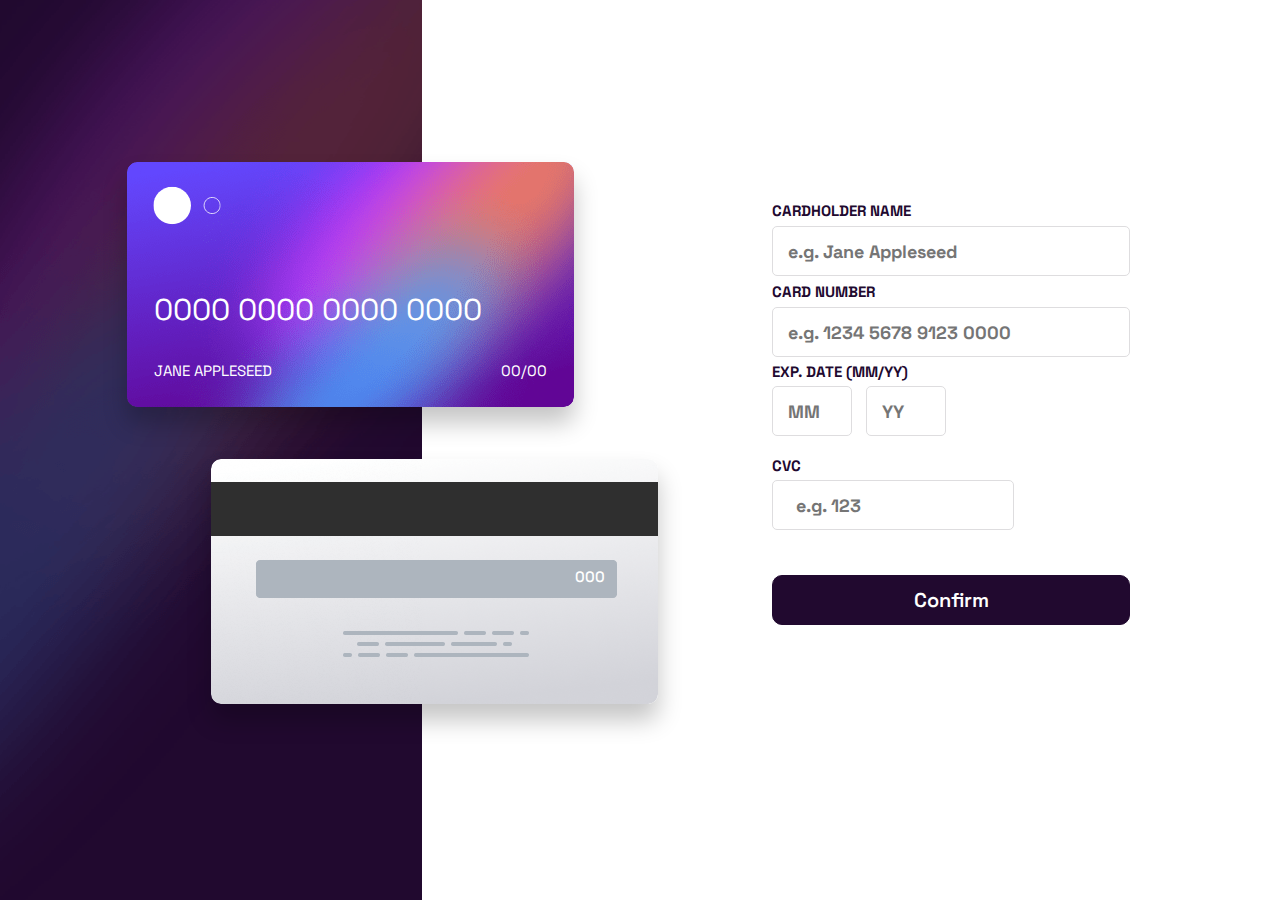
<file: index.html>
<!DOCTYPE html>
<html lang="en">
<head>
  <meta charset="UTF-8">
  <meta name="viewport" content="width=device-width, initial-scale=1.0"> <!-- displays site properly based on user's device -->

  <link rel="icon" type="image/png" sizes="32x32" href="./images/favicon-32x32.png">
  <link rel="stylesheet" href="style.css">
  <title>Frontend Mentor | Interactive card details form</title>

  <style>
    .attribution { font-size: 11px; text-align: center; }
    .attribution a { color: hsl(228, 45%, 44%); }
  </style>
</head>
<body>
  <div class="card-display">
    <div class="card-back"><p class="card-cvc">000</p></div>
    <div class="card-front">
      <svg width="84" height="47" fill="none" xmlns="http://www.w3.org/2000/svg" id="card-logo"><ellipse cx="23.478" cy="23.5" rx="23.478" ry="23.5" fill="#fff"/><path d="M83.5 23.5c0 5.565-4.507 10.075-10.065 10.075-5.559 0-10.065-4.51-10.065-10.075 0-5.565 4.506-10.075 10.065-10.075 5.558 0 10.065 4.51 10.065 10.075Z" stroke="#fff"/></svg>
      <div class="details">
        <p class="card-number-front">0000 0000 0000 0000</p>
        <p class="card-holder-name-front">JANE APPLESEED</p>
        <p class="card-exp-front"><span id='card-front-month'>00</span>/<span id='card-front-year'>00</span></p>
      </div>
    </div>
  </div>
  
  <div class="info-form-container">
    <form class="info-form" method="get" action="./completed state.html">
      <label for="cardholder-input">CARDHOLDER NAME <br>
        <input type="text" placeholder="e.g. Jane Appleseed" name="cardholder" id="cardholder-input" required  autocomplete="off"/>
      </label>
      <label for="card-number-input">CARD NUMBER <br>
        <input type="text" placeholder="e.g. 1234 5678 9123 0000" name="card-number" id="card-number-input" maxlength="19" pattern="[0-9]{4} [0-9]{4} [0-9]{4} [0-9]{4}" required />
      </label>
      <label for="exp-date-input">EXP. DATE (MM/YY) <br>
        <input type="text" placeholder="MM" name="exp-date-month" id="exp-date-month-input" maxlength="2" max="12" required />
      <input type='text' placeholder="YY" min="22" id='exp-date-year-input'required maxlength="2"/>
    </label>
      <label for="cvc-input">CVC <br>
        <input type="text" placeholder="e.g. 123" id="cvc-input" name="cvc" pattern="[0-9]{3}" required maxlength="3" />
      </label>
      <input type="submit" value="Confirm" id='info-submit'/>
    </form>
  </div>
  <script src="script.js"></script>
  <!-- <div class="attribution">
    Challenge by <a href="https://www.frontendmentor.io?ref=challenge" target="_blank">Frontend Mentor</a>. 
    Coded by <a href="#">Your Name Here</a>.
  </div> -->
</body>
</html>
</file>
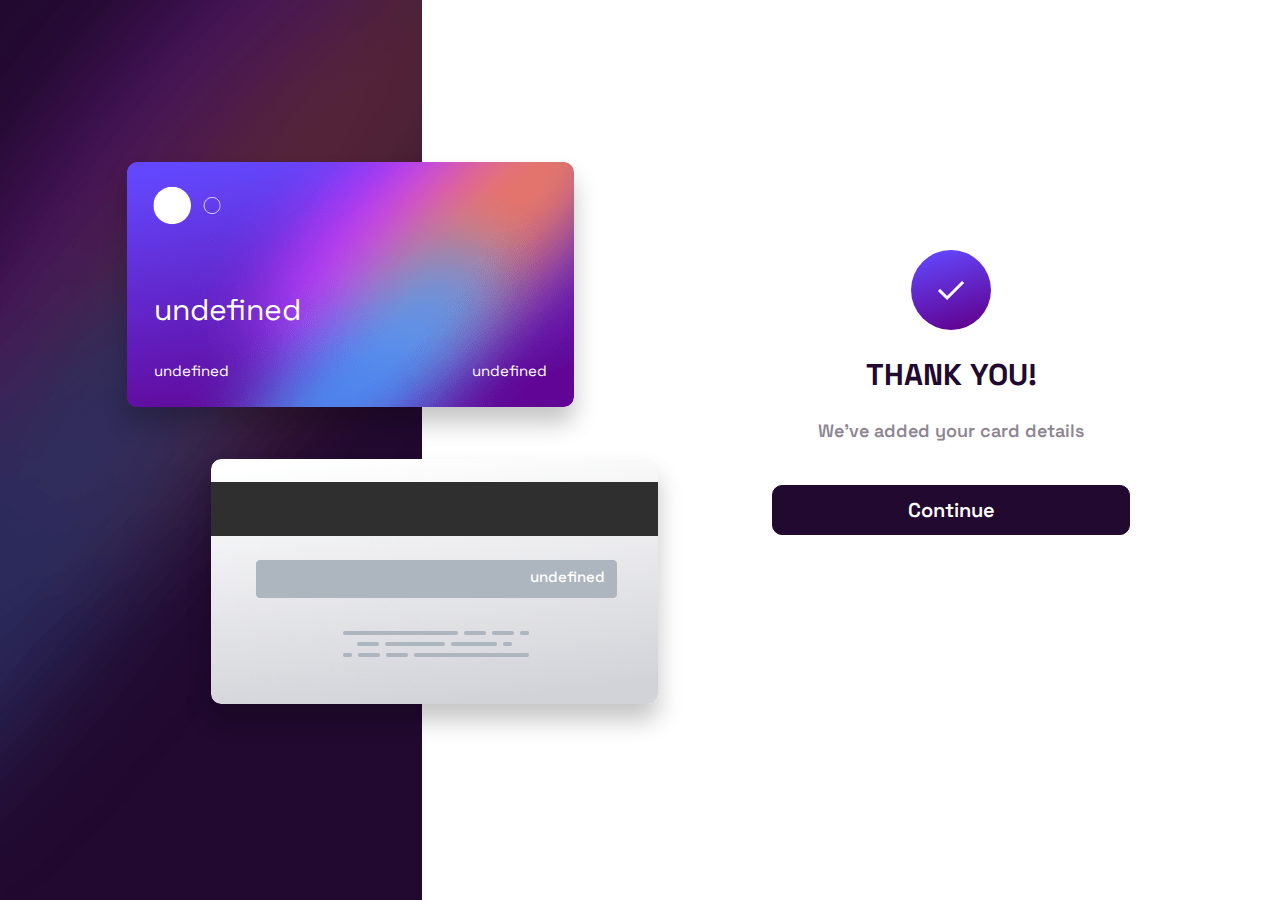
<file: completed state.html>
<!DOCTYPE html>
<html lang="en">
<head>
  <meta charset="UTF-8">
  <meta name="viewport" content="width=device-width, initial-scale=1.0"> <!-- displays site properly based on user's device -->

  <link rel="icon" type="image/png" sizes="32x32" href="./images/favicon-32x32.png">
  <link rel="stylesheet" href="./comp_state_style.css">
  <title>Frontend Mentor | Interactive card details form</title>

  <style>
    .attribution { font-size: 11px; text-align: center; }
    .attribution a { color: hsl(228, 45%, 44%); }
  </style>
</head>
<body>
  <div class="card-display">
    <div class="card-back"><p class="card-cvc"></p></div>
    <div class="card-front">
      <svg width="84" height="47" fill="none" xmlns="http://www.w3.org/2000/svg" id="card-logo"><ellipse cx="23.478" cy="23.5" rx="23.478" ry="23.5" fill="#fff"/><path d="M83.5 23.5c0 5.565-4.507 10.075-10.065 10.075-5.559 0-10.065-4.51-10.065-10.075 0-5.565 4.506-10.075 10.065-10.075 5.558 0 10.065 4.51 10.065 10.075Z" stroke="#fff"/></svg>
      <div class="details">
        <p class="card-number-front"></p>
        <p class="card-holder-name-front"></p>
        <p class="card-exp-front"></p>
      </div>
    </div>
  </div>
  
  <div class="completed-body">
    <div class="check-mark">
      <svg width="80" height="80" fill="none" xmlns="http://www.w3.org/2000/svg"><circle cx="40" cy="40" r="40" fill="url(#a)"/><path d="M28 39.92 36.08 48l16-16" stroke="#fff" stroke-width="3"/><defs><linearGradient id="a" x1="-23.014" y1="11.507" x2="0" y2="91.507" gradientUnits="userSpaceOnUse"><stop stop-color="#6348FE"/><stop offset="1" stop-color="#610595"/></linearGradient></defs></svg>
    </div>
    <div class="content">
      <h2 id="completed-state-heading">THANK YOU!</h2>
      <p id="completed-state-message">We've added your card details</p>
    </div>
    <div class="continue-button-container">
      <form>
        <input formaction="./index.html" type="submit" value="Continue" id="continue-button" tabindex="0"/>
      </form>
    </div>
  </div>
  </div>
  <script src="./comp_state_script.js"></script>
  <!-- <div class="attribution">
    Challenge by <a href="https://www.frontendmentor.io?ref=challenge" target="_blank">Frontend Mentor</a>. 
    Coded by <a href="#">Your Name Here</a>.
  </div> -->
</body>
</html>

<!-- 0000 0000 0000 0000
  Jane Appleseed
  00/00

  000

  Cardholder Name
  e.g. Jane Appleseed

  Card Number
  e.g. 1234 5678 9123 0000

  Exp. Date (MM/YY)
  MM
  YY

  CVC
  e.g. 123

  Confirm

  Completed state start

  Thank you!
  We've added your card details
  Continue -->
</file>
<file: style.css>
@import url('https://fonts.googleapis.com/css2?family=Space+Grotesk&display=swap');

* {
  box-sizing: border-box;
  font-family: 'Space Grotesk', Arial, Helvetica, sans-serif;
  background-repeat: no-repeat;
  /* outline: 1px greenyellow;
  outline-style: solid; */
}
html, body {
  margin: 0;
  padding: 0;
}
input[type='submit']{
  cursor: pointer;
}
.card-display{
  background-size: cover;
}
@media (max-width: 600px) {
  body {
    width: 100%;
    height: 100vh;
    position: relative;
    display: flex;
    flex-direction: column;
  }

  .card-display {
    width: 100%;
    height: 34%;
    background: url(./images/bg-main-mobile.png);
    position: relative;
  }

  .card-back {
    position: relative;
    width: 290px;
    height: 150px;
    background: url(./images/bg-card-back.png) center;
    background-size: cover;
    border-radius: 10px;
    margin-left: calc(100% - 300px);
    top: 30px;
    box-shadow: 0 1em 1.5em 0 hsla(0, 0%, 0%, 0.233);
  }

  .card-cvc {
    color: hsl(0, 0%, 100%);
    position: absolute;
    top: 35%;
    right: 12%;
    font-size: 12px;
    font-weight: 500;
  }

  .card-front{
    position: relative;
    width: 290px;
    height: 150px;
    background: url(./images/bg-card-front.png) center;
    background-size: cover;
    left: 20px;
    transform: translateY(-25%);
    border-radius: 10px;
    color: white;
    overflow: visible;
    z-index: 10;
    box-shadow: 0 1em 1.5em 0 hsla(0, 0%, 0%, 0.233);
  }  
  #card-logo{
    transform: scale(0.5);
    position: absolute;
    top: 6%; left: 0.5%;
  }
  .card-number-front{
    position: absolute;
    top: 50px;
    left: 25px;
    font-size: 20px;

  }
  .card-holder-name-front{
    position: absolute;
    top: 100px;
    left: 25px;
    font-size: 12px;
  }
  .card-exp-front{
    position: absolute;
    top: 100px;
    right: 47px;
    font-size: 12px;
  }

  .info-form-container, .completed-body {
    width: calc(100% - 40px);
    height: 66%;
    margin-left: 20px;
    padding-top: 90px;
  }

  .info-form{
    width: 100%;
  }

  .info-form>label{
    font-size: 15px;
    color:hsl(278, 68%, 11%);
    font-weight: 800;
  }

  .info-form>label>input {
    font-size: 20px;
    font-weight: 700;
    color: hsl(270, 3%, 87%);
    border-radius: 5px;
    border: 1px solid hsl(270, 3%, 87%);
    height: 50px;
  }

  #cardholder-input, #card-number-input{
    width: 100%;
    margin: 5px 0;
    padding-left: 15px;
  }

  #exp-date-month-input, #exp-date-year-input {
    width: 80px;
    padding-left: 15px;
    margin: 5px 0;
  }
  #cvc-input{
    width: 160px;
    padding-left: 15px;
    margin: 5px 0;
  }
  label[for="exp-date-input"]{
    float: left;
  }
  label[for='cvc-input']{
    margin-left: 10px;
    float: left;
  }

  #info-submit{
    margin: 25px 0;
    width: 100%;
    height: 50px;
    background-color: hsl(278, 68%, 11%);
    color: hsl(0, 0%, 100%);
    border: 1px solid hsl(278, 68%, 11%);
    border-radius: 10px;
    font-size: 20px;
    font-weight: 600;
    text-decoration: none;
    transition: background-color 300ms ease;
  }

  .info-form>label>input:focus, .info-form>label>input:active{
    color: black;
    outline: none;
    border: 1px solid;
    border-image: linear-gradient(45deg, hsl(249, 99%, 64%), hsl(278, 94%, 30%)) 1;
    border-radius: 5px;
  }

  .check-mark{
    display: flex;
    justify-content: center;
  }
  .completed-body>.content{
    text-align: center;
  }
  #completed-state-heading{
    color: hsl(278, 68%, 11%);
    font-size: 30px;
  }
  #completed-state-message{
    color: hsl(279, 6%, 55%);
    font-size: 18px;
    font-weight: 600;
  }
}

  @media (min-width:600px){
  body {
    width: 100%;
    height: 100vh;
    position: relative;
    display: flex;
    flex-direction: row;
  }

  .card-display{
    position: relative;
    width: 33%;
    height: 100%;
    background-image: url(./images/bg-main-desktop.png);
  }
  .card-back{
    position: relative;
    width: 300px;
    height: 160px;
    background: url(./images/bg-card-back.png) center;
    background-size: cover;
    border-radius: 10px;
    top: 51%;
    left: 40%;
    box-shadow: 0 1em 1.5em 0 hsla(0, 0%, 0%, 0.233);
  }
  .card-cvc{
    color: hsl(0, 0%, 100%);
    position: absolute;
    top: 33%;
    right: 12%;
    font-size: 15px;
    font-weight: 500;
  }

  .card-front{
    position: absolute;
    width: 300px;
    height: 160px;
    background: url(./images/bg-card-front.png) center;
    background-size: cover;
    border-radius: 10px;
    top: 18%;
    left: 30%;
    box-shadow: 0 1em 1.5em 0 hsla(0, 0%, 0%, 0.233);
    color: white;
  }
  #card-logo{
    transform: scale(0.6);
    position: absolute;
    top: 6%;
    left: 0.5%;
  }
  .card-number-front{
    position: absolute;
    top: 40%;
    left: 6%;
    font-size: 23px;
  }
  .card-holder-name-front{
    position: absolute;
    top: 73%;
    left: 6%;
    font-size: 12px;
  }
  .card-exp-front{
    position: absolute;
    top: 73%;
    right: 6%;
    font-size: 12px;
  }

  .info-form-container {
    width: 67%;
    height: 100vh;
  }

  .info-form,.completed-body{
    width: calc(100% - 200px);
    margin: 150px 0 0 175px;

  }
  .info-form>label{
    font-size: 12px;
    color:hsl(278, 68%, 11%);
    font-weight: 800;
    margin-bottom: 20px;
  }
  .info-form>label>input {
    font-size: 15px;
    font-weight: 700;
    color: hsl(270, 3%, 87%);
    border-radius: 5px;
    border: 1px solid hsl(270, 3%, 87%);
    height: 50px;
    margin-top: 10px;
  }
  #cardholder-input, #card-number-input{
    width: 100%;
    margin: 5px 0;
    padding-left: 15px;
  }
  #exp-date-month-input, #exp-date-year-input {
    width: 80px;
    padding: 0 0 0 15px;  
    margin: 5px 10px 0 0;
  }
  #cvc-input{
    max-width: 100%;
    width: calc((1440 / 275) * 100%);
    padding-left: 23px;
    margin: 5px 0 0 0;
  }
  label[for="exp-date-input"]{
    float: left;
  }
  label[for='cvc-input']{
    margin-left: 0;
    float: left;
  }
  #info-submit{
    margin: 25px 0;
    width: 100%;
    height: 50px;
    background-color: hsl(278, 68%, 11%);
    color: hsl(0, 0%, 100%);
    border: 1px solid hsl(278, 68%, 11%);
    border-radius: 10px;
    font-size: 20px;
    font-weight: 600;
    transition: background-color 300ms ease;
  }
  .info-form>label>input:focus, .info-form>label>input:active{
    color: black;
    outline: none;
    border: 1px solid;
    border-image: linear-gradient(45deg, hsl(249, 99%, 64%), hsl(278, 94%, 30%)) 1;
    border-radius: 5px;
  }

  .check-mark{
    display: flex;
    justify-content: center;
    margin-top: 50px;
  }
  .completed-body>.content{
    text-align: center;
  }
  #completed-state-heading{
    color: hsl(278, 68%, 11%);
    font-size: 30px;
  }
  #completed-state-message{
    color: hsl(279, 6%, 55%);
    font-size: 18px;
    font-weight: 600;
  }
}

@media (min-width:1200px){
  body {
    width: 100%;
    height: 100vh;
    position: relative;
    display: flex;
    flex-direction: row;
  }

  .card-display{
    position: relative;
    width: 33%;
    height: 100%;
    background-image: url(./images/bg-main-desktop.png);
  }
  .card-back{
    position: relative;
    width: 447px;
    height: 245px;
    background: url(./images/bg-card-back.png) center;
    background-size: cover;
    border-radius: 10px;
    top: 51%;
    left: 50%;
    box-shadow: 0 1em 1.5em 0 hsla(0, 0%, 0%, 0.233);
  }
  .card-cvc{
    color: hsl(0, 0%, 100%);
    position: absolute;
    top: 38%;
    right: 12%;
    font-size: 15px;
    font-weight: 500;
  }

  .card-front{
    position: absolute;
    width: 447px;
    height: 245px;
    background: url(./images/bg-card-front.png) center;
    background-size: cover;
    border-radius: 10px;
    top: 18%;
    left: 30%;
    box-shadow: 0 1em 1.5em 0 hsla(0, 0%, 0%, 0.233);
    color: white;
  }
  #card-logo{
    transform: scale(0.8);
    position: absolute;
    top: 8%;
    left: 4%;
  }
  .card-number-front{
    position: absolute;
    top: 40%;
    left: 6%;
    font-size: 30px;
  }
  .card-holder-name-front{
    position: absolute;
    top: 75%;
    left: 6%;
    font-size: 15px;
  }
  .card-exp-front{
    position: absolute;
    top: 75%;
    right: 6%;
    font-size: 15px;
  }

  .info-form-container {
    width: 67%;
    height: 100vh;
  }

  .info-form, .completed-body {
    width: calc(100% - 500px);
    margin: 200px 150px 0 350px;
    max-width: 500px;
  }
  .info-form>label{
    font-size: 15px;
    color:hsl(278, 68%, 11%);
    font-weight: 800;
    margin-bottom: 20px;
  }
  .info-form>label>input {
    font-size: 18px;
    font-weight: 700;
    color: hsl(270, 3%, 87%);
    border-radius: 5px;
    border: 1px solid hsl(270, 3%, 87%);
    height: 50px;
    margin-top: 10px;
  }
  #cardholder-input, #card-number-input{
    width: 100%;
    margin: 5px 0;
    padding-left: 15px;
  }
  #exp-date-month-input, #exp-date-year-input {
    width: 80px;
    padding: 0 0 0 15px;  
    margin: 5px 10px 0 0;
  }
  #cvc-input{
    max-width: 100%;
    width: calc((1440 / 275) * 100%);
    padding-left: 23px;
    margin: 5px 0 0 0;
  }
  label[for="exp-date-input"]{
    float: left;
  }
  label[for='cvc-input']{
    margin-left: 0;
    float: left;
  }
  #info-submit{
    margin: 25px 0;
    width: 100%;
    height: 50px; 
    background-color: hsl(278, 68%, 11%);
    color: hsl(0, 0%, 100%);
    border: 1px solid hsl(278, 68%, 11%);
    border-radius: 10px;
    font-size: 20px;
    font-weight: 600;
    transition: background-color 300ms ease;
  }
  .info-form>label>input:focus, .info-form>label>input:active{
    color: black;
    outline: none;
    border: 1px solid;
    border-image: linear-gradient(45deg, hsl(249, 99%, 64%), hsl(278, 94%, 30%)) 1;
    border-radius: 5px;
  }

  .check-mark{
    display: flex;
    justify-content: center;
  }
  .completed-body>.content{
    text-align: center;
  }
  #completed-state-heading{
    color: hsl(278, 68%, 11%);
    font-size: 30px;
  }
  #completed-state-message{
    color: hsl(279, 6%, 55%);
    font-size: 18px;
    font-weight: 600;
  }
}

#info-submit:hover, #info-submit:focus{
  background-color: hsl(270, 3%, 87%);
  color: hsl(278, 68%, 11%)
}
</file>
<file: comp_state_style.css>
@import url('https://fonts.googleapis.com/css2?family=Space+Grotesk&display=swap');

* {
  box-sizing: border-box;
  font-family: 'Space Grotesk', Arial, Helvetica, sans-serif;
  background-repeat: no-repeat;
  /* outline: 1px greenyellow;
  outline-style: solid; */
}
html, body {
  margin: 0;
  padding: 0;
}
input[type='submit']{
  cursor: pointer;
}

@media (max-width: 600px) {
  body {
    width: 100%;
    height: 100vh;
    position: relative;
    display: flex;
    flex-direction: column;
  }

  .card-display {
    width: 100%;
    height: 34%;
    background: url(./images/bg-main-mobile.png);
    position: relative;
  }

  .card-back {
    position: relative;
    width: 290px;
    height: 150px;
    background: url(./images/bg-card-back.png) center;
    background-size: cover;
    border-radius: 10px;
    margin-left: calc(100% - 300px);
    top: 30px;
    box-shadow: 0 1em 1.5em 0 hsla(0, 0%, 0%, 0.233);
  }

  .card-cvc {
    color: hsl(0, 0%, 100%);
    position: absolute;
    top: 35%;
    right: 12%;
    font-size: 12px;
    font-weight: 500;
  }

  .card-front{
    position: relative;
    width: 290px;
    height: 150px;
    background: url(./images/bg-card-front.png) center;
    background-size: cover;
    left: 20px;
    transform: translateY(-25%);
    border-radius: 10px;
    color: white;
    overflow: visible;
    z-index: 10;
    box-shadow: 0 1em 1.5em 0 hsla(0, 0%, 0%, 0.233);
  }  
  #card-logo{
    transform: scale(0.5);
    position: absolute;
    top: 6%; left: 0.5%;
  }
  .card-number-front{
    position: absolute;
    top: 50px;
    left: 25px;
    font-size: 20px;

  }
  .card-holder-name-front{
    position: absolute;
    top: 100px;
    left: 25px;
    font-size: 12px;
  }
  .card-exp-front{
    position: absolute;
    top: 100px;
    right: 47px;
    font-size: 12px;
  }

  .info-form-container, .completed-body {
    width: calc(100% - 40px);
    height: 66%;
    margin-left: 20px;
    padding-top: 90px;
  }


   #continue-button{
    margin: 25px 0;
    width: 100%;
    height: 50px;
    background-color: hsl(278, 68%, 11%);
    color: hsl(0, 0%, 100%);
    border: 1px solid hsl(278, 68%, 11%);
    border-radius: 10px;
    font-size: 20px;
    font-weight: 600;
    text-decoration: none;
    transition: background-color 300ms ease;
  }

 

  .check-mark{
    display: flex;
    justify-content: center;
  }
  .completed-body>.content{
    text-align: center;
  }
  #completed-state-heading{
    color: hsl(278, 68%, 11%);
    font-size: 30px;
  }
  #completed-state-message{
    color: hsl(279, 6%, 55%);
    font-size: 18px;
    font-weight: 600;
  }
}

  @media (min-width:600px){
  body {
    width: 100%;
    height: 100vh;
    position: relative;
    display: flex;
    flex-direction: row;
  }

  .card-display{
    position: relative;
    width: 33%;
    height: 100%;
    background-image: url(./images/bg-main-desktop.png);
  }
  .card-back{
    position: relative;
    width: 300px;
    height: 160px;
    background: url(./images/bg-card-back.png) center;
    background-size: cover;
    border-radius: 10px;
    top: 51%;
    left: 40%;
    box-shadow: 0 1em 1.5em 0 hsla(0, 0%, 0%, 0.233);
  }
  .card-cvc{
    color: hsl(0, 0%, 100%);
    position: absolute;
    top: 33%;
    right: 12%;
    font-size: 15px;
    font-weight: 500;
  }

  .card-front{
    position: absolute;
    width: 300px;
    height: 160px;
    background: url(./images/bg-card-front.png) center;
    background-size: cover;
    border-radius: 10px;
    top: 18%;
    left: 30%;
    box-shadow: 0 1em 1.5em 0 hsla(0, 0%, 0%, 0.233);
    color: white;
  }
  #card-logo{
    transform: scale(0.6);
    position: absolute;
    top: 6%;
    left: 0.5%;
  }
  .card-number-front{
    position: absolute;
    top: 40%;
    left: 6%;
    font-size: 23px;
  }
  .card-holder-name-front{
    position: absolute;
    top: 73%;
    left: 6%;
    font-size: 12px;
  }
  .card-exp-front{
    position: absolute;
    top: 73%;
    right: 6%;
    font-size: 12px;
  }

  
  .completed-body{
    width: calc(100% - 200px);
    margin: 150px 0 0 175px;

  }
  
  #continue-button{
    margin: 25px 0;
    width: 100%;
    height: 50px;
    background-color: hsl(278, 68%, 11%);
    color: hsl(0, 0%, 100%);
    border: 1px solid hsl(278, 68%, 11%);
    border-radius: 10px;
    font-size: 20px;
    font-weight: 600;
    transition: background-color 300ms ease;
  }
  

  .check-mark{
    display: flex;
    justify-content: center;
    margin-top: 50px;
  }
  .completed-body>.content{
    text-align: center;
  }
  #completed-state-heading{
    color: hsl(278, 68%, 11%);
    font-size: 30px;
  }
  #completed-state-message{
    color: hsl(279, 6%, 55%);
    font-size: 18px;
    font-weight: 600;
  }
}

@media (min-width:1200px){
  body {
    width: 100%;
    height: 100vh;
    position: relative;
    display: flex;
    flex-direction: row;
  }

  .card-display{
    position: relative;
    width: 33%;
    height: 100%;
    background-image: url(./images/bg-main-desktop.png);
  }
  .card-back{
    position: relative;
    width: 447px;
    height: 245px;
    background: url(./images/bg-card-back.png) center;
    background-size: cover;
    border-radius: 10px;
    top: 51%;
    left: 50%;
    box-shadow: 0 1em 1.5em 0 hsla(0, 0%, 0%, 0.233);
  }
  .card-cvc{
    color: hsl(0, 0%, 100%);
    position: absolute;
    top: 38%;
    right: 12%;
    font-size: 15px;
    font-weight: 500;
  }

  .card-front{
    position: absolute;
    width: 447px;
    height: 245px;
    background: url(./images/bg-card-front.png) center;
    background-size: cover;
    border-radius: 10px;
    top: 18%;
    left: 30%;
    box-shadow: 0 1em 1.5em 0 hsla(0, 0%, 0%, 0.233);
    color: white;
  }
  #card-logo{
    transform: scale(0.8);
    position: absolute;
    top: 8%;
    left: 4%;
  }
  .card-number-front{
    position: absolute;
    top: 40%;
    left: 6%;
    font-size: 30px;
  }
  .card-holder-name-front{
    position: absolute;
    top: 75%;
    left: 6%;
    font-size: 15px;
  }
  .card-exp-front{
    position: absolute;
    top: 75%;
    right: 6%;
    font-size: 15px;
  }

  .info-form-container {
    width: 67%;
    height: 100vh;
  }

   .completed-body {
    width: calc(100% - 500px);
    margin: 200px 150px 0 350px;
    max-width: 500px;
  }
  
  #continue-button{
    margin: 25px 0;
    width: 100%;
    height: 50px;
    background-color: hsl(278, 68%, 11%);
    color: hsl(0, 0%, 100%);
    border: 1px solid hsl(278, 68%, 11%);
    border-radius: 10px;
    font-size: 20px;
    font-weight: 600;
    transition: background-color 300ms ease;
  }
  

  .check-mark{
    display: flex;
    justify-content: center;
  }
  .completed-body>.content{
    text-align: center;
  }
  #completed-state-heading{
    color: hsl(278, 68%, 11%);
    font-size: 30px;
  }
  #completed-state-message{
    color: hsl(279, 6%, 55%);
    font-size: 18px;
    font-weight: 600;
  }
}

#continue-button:hover, #continue-button:focus {
  background-color: hsl(270, 3%, 87%);
  color: hsl(278, 68%, 11%)
}
</file>
